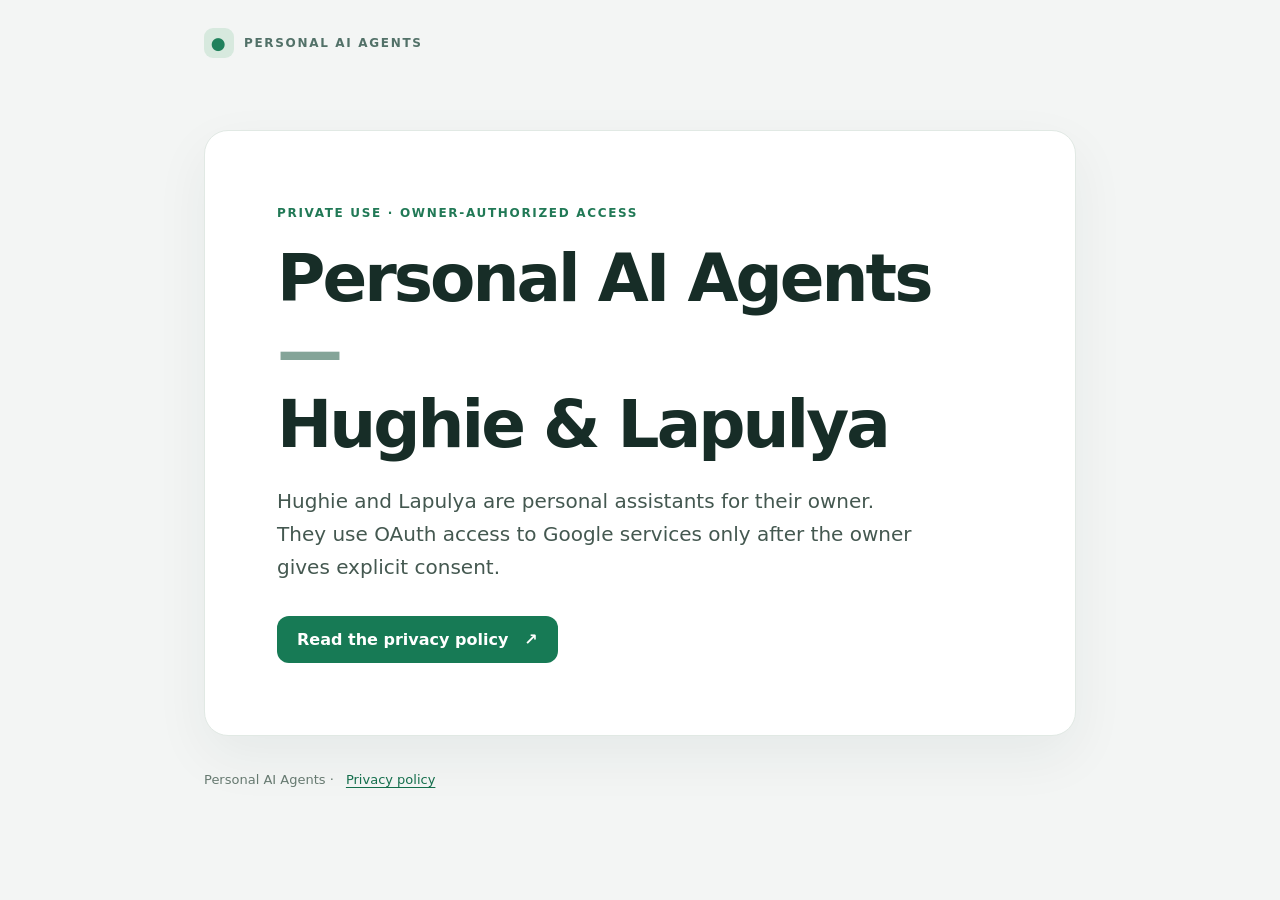
<file: index.html>
<!doctype html>
<html lang="en">
<head>
  <meta charset="utf-8">
  <meta name="viewport" content="width=device-width, initial-scale=1">
  <meta name="color-scheme" content="light">
  <meta name="description" content="Hughie and Lapulya are personal AI assistants that access Google services only with the owner's explicit OAuth consent.">
  <title>Personal AI Agents — Hughie &amp; Lapulya</title>
  <link rel="stylesheet" href="./style.css">
</head>
<body>
  <main class="shell">
    <header class="topbar"><span class="mark" aria-hidden="true">●</span><span>PERSONAL AI AGENTS</span></header>
    <section class="card" aria-labelledby="heading">
      <p class="eyebrow">PRIVATE USE · OWNER-AUTHORIZED ACCESS</p>
      <h1 id="heading">Personal AI Agents <span class="muted">—</span><br>Hughie &amp; Lapulya</h1>
      <p class="lead">Hughie and Lapulya are personal assistants for their owner. They use OAuth access to Google services only after the owner gives explicit consent.</p>
      <a class="button" href="./privacy/">Read the privacy policy <span aria-hidden="true">↗</span></a>
    </section>
    <footer>Personal AI Agents · <a href="./privacy/">Privacy policy</a></footer>
  </main>
</body>
</html>
</file>
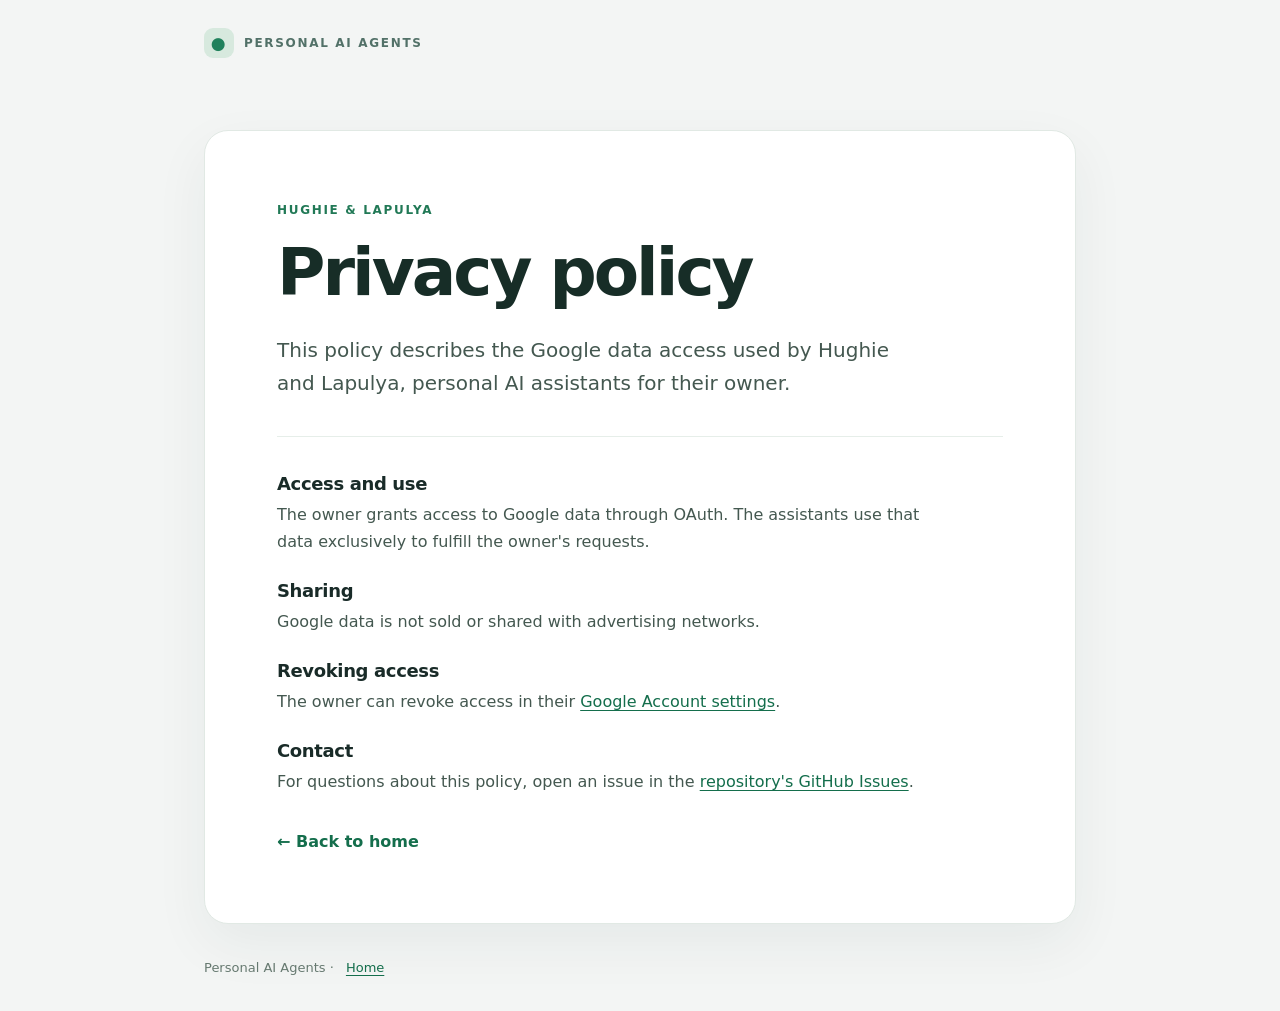
<file: privacy/index.html>
<!doctype html>
<html lang="en">
<head>
  <meta charset="utf-8">
  <meta name="viewport" content="width=device-width, initial-scale=1">
  <meta name="color-scheme" content="light">
  <meta name="description" content="Privacy policy for the owner's personal AI assistants, Hughie and Lapulya.">
  <title>Privacy Policy — Personal AI Agents</title>
  <link rel="stylesheet" href="../style.css">
</head>
<body>
  <main class="shell">
    <header class="topbar"><span class="mark" aria-hidden="true">●</span><span>PERSONAL AI AGENTS</span></header>
    <article class="card" aria-labelledby="heading">
      <p class="eyebrow">HUGHIE &amp; LAPULYA</p>
      <h1 id="heading">Privacy policy</h1>
      <p class="lead">This policy describes the Google data access used by Hughie and Lapulya, personal AI assistants for their owner.</p>
      <div class="rule"></div>
      <section>
        <h2>Access and use</h2>
        <p>The owner grants access to Google data through OAuth. The assistants use that data exclusively to fulfill the owner's requests.</p>
      </section>
      <section>
        <h2>Sharing</h2>
        <p>Google data is not sold or shared with advertising networks.</p>
      </section>
      <section>
        <h2>Revoking access</h2>
        <p>The owner can revoke access in their <a href="https://myaccount.google.com/connections" rel="noopener noreferrer">Google Account settings</a>.</p>
      </section>
      <section>
        <h2>Contact</h2>
        <p>For questions about this policy, open an issue in the <a href="https://github.com/PotapKong/personal-ai-agents/issues">repository's GitHub Issues</a>.</p>
      </section>
      <a class="back" href="../">← Back to home</a>
    </article>
    <footer>Personal AI Agents · <a href="../">Home</a></footer>
  </main>
</body>
</html>
</file>
<file: style.css>
*{box-sizing:border-box}html{font-family:Inter,ui-sans-serif,system-ui,-apple-system,BlinkMacSystemFont,"Segoe UI",sans-serif}body{margin:0;min-height:100vh;background:#f3f5f4;color:#192b28}.shell{max-width:920px;margin:0 auto;padding:28px 24px 36px}.topbar{display:flex;align-items:center;gap:10px;color:#527168;font-size:12px;font-weight:750;letter-spacing:.14em}.mark{display:grid;place-items:center;width:30px;height:30px;border-radius:9px;background:#d7e9de;color:#20815c;font-size:17px}.card{margin:72px 0 36px;padding:clamp(28px,6vw,72px);border:1px solid #e1e9e4;border-radius:24px;background:#fff;box-shadow:0 20px 55px rgba(24,54,43,.06)}.eyebrow{margin:0 0 20px;color:#217956;font-size:12px;font-weight:800;letter-spacing:.14em}.card h1{max-width:740px;margin:0;color:#172d27;font-size:clamp(36px,6vw,66px);line-height:1.1;letter-spacing:-.045em}.muted{color:#84a498}.lead{max-width:640px;margin:24px 0 32px;color:#445850;font-size:clamp(17px,2.4vw,20px);line-height:1.65}.button{display:inline-flex;align-items:center;gap:16px;padding:14px 20px;border-radius:12px;background:#177a55;color:white;font-weight:700;text-decoration:none;transition:background .2s}.button:hover,.button:focus-visible{background:#0e6040}.rule{height:1px;margin:36px 0;background:#e6eee9}section+section{margin-top:25px}h2{margin:0 0 7px;font-size:18px;letter-spacing:-.02em}section p{max-width:650px;margin:0;color:#445850;line-height:1.7}a{color:#146e4c;text-underline-offset:3px}.back{display:inline-block;margin-top:36px;font-weight:700;text-decoration:none}footer{color:#667970;font-size:13px}footer a{margin-left:8px}@media(max-width:600px){.shell{padding:20px 16px 28px}.card{margin:42px 0 24px;border-radius:18px}.card h1{font-size:clamp(34px,9vw,46px)}.lead{margin:22px 0 28px}.button{width:100%;justify-content:center}.eyebrow{font-size:11px}}
</file>
